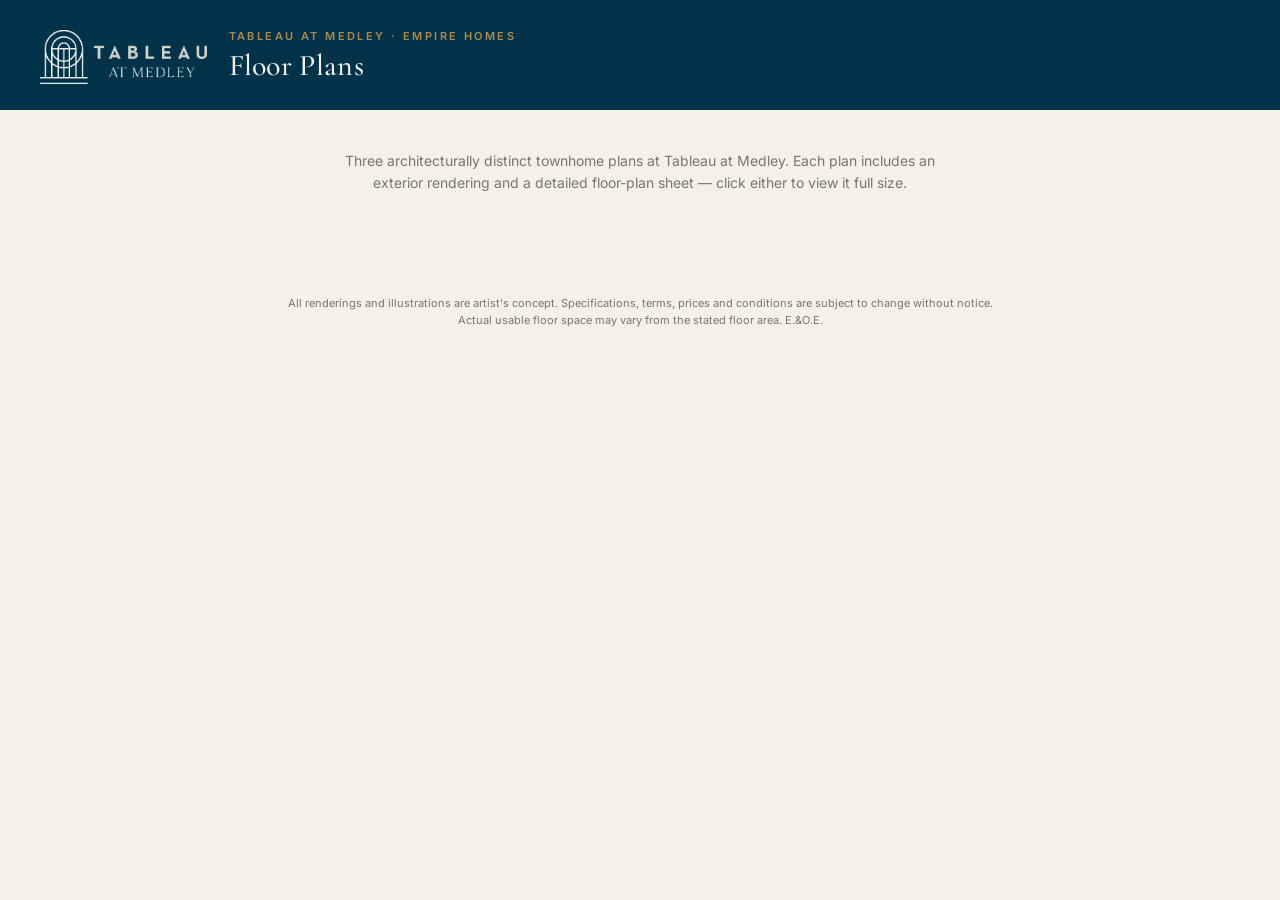
<file: Floor Plans (standalone-src).html>
<!doctype html>
<html lang="en">
<head>
<meta charset="utf-8"/>
<meta name="viewport" content="width=device-width, initial-scale=1"/>
<title>Tableau at Medley · Floor Plans · Empire Homes</title>
<meta name="ext-resource-dependency" content="assets/sheet-raleigh-rendering.jpg" data-resource-id="renRaleigh" />
<meta name="ext-resource-dependency" content="assets/sheet-harleigh-rendering.jpg" data-resource-id="renHarleigh" />
<meta name="ext-resource-dependency" content="assets/sheet-hayden-slab-rendering.jpg" data-resource-id="renHaydenSlab" />
<meta name="ext-resource-dependency" content="assets/floorplan-sheet-raleigh.png" data-resource-id="fpRaleigh" />
<meta name="ext-resource-dependency" content="assets/floorplan-sheet-harleigh.png" data-resource-id="fpHarleigh" />
<meta name="ext-resource-dependency" content="assets/floorplan-sheet-hayden-slab.png" data-resource-id="fpHaydenSlab" />
<link rel="preconnect" href="https://fonts.googleapis.com">
<link rel="preconnect" href="https://fonts.gstatic.com" crossorigin>
<link rel="stylesheet" href="https://fonts.googleapis.com/css2?family=Cormorant+Garamond:wght@400;500;600&family=Inter:wght@400;500;600;700&display=swap">
<style>
  :root {
    --navy: #003349;
    --gold: #B0884B;
    --bg: #F3F1E9;
    --paper: #FFFFFF;
    --ink: #1B1F1A;
    --muted: #7A766A;
    --rule: #E2DCC8;
    --serif: 'Cormorant Garamond', Georgia, serif;
    --sans: 'Inter', ui-sans-serif, system-ui, -apple-system, 'Segoe UI', Helvetica, Arial, sans-serif;
  }
  * { box-sizing: border-box; }
  html, body { margin: 0; }
  body {
    font-family: var(--sans);
    color: var(--ink);
    background: var(--bg);
    -webkit-font-smoothing: antialiased;
  }
  header.fp-head {
    background: var(--navy);
    color: #F3F1E9;
    padding: 30px 40px 26px;
    display: flex;
    align-items: center;
    gap: 22px;
  }
  .fp-head img { height: 54px; width: auto; display: block; }
  .fp-head .titles { line-height: 1.15; }
  .fp-eyebrow {
    font-size: 11px; font-weight: 600; letter-spacing: 0.22em;
    text-transform: uppercase; color: var(--gold); margin-bottom: 6px;
  }
  .fp-head h1 { font-family: var(--serif); font-weight: 500; font-size: 30px; margin: 0; letter-spacing: 0.01em; }
  main {
    max-width: 1180px;
    margin: 0 auto;
    padding: 40px 40px 64px;
  }
  .fp-intro {
    font-size: 14px; color: var(--muted); max-width: 640px;
    margin: 0 auto 38px; text-align: center; line-height: 1.55;
  }
  .fp-grid {
    display: grid;
    grid-template-columns: repeat(3, 1fr);
    gap: 28px;
  }
  @media (max-width: 980px) { .fp-grid { grid-template-columns: 1fr; max-width: 520px; margin: 0 auto; } }
  .fp-card {
    background: var(--paper);
    border: 1px solid var(--rule);
    border-radius: 4px;
    overflow: hidden;
    box-shadow: 0 10px 30px rgba(24,20,12,.07), 0 2px 6px rgba(24,20,12,.04);
    display: flex;
    flex-direction: column;
  }
  .fp-card-head {
    display: flex; align-items: baseline; justify-content: space-between;
    padding: 18px 20px 14px;
    border-bottom: 1px solid var(--rule);
  }
  .fp-card-head h2 {
    font-family: var(--serif); font-weight: 600; font-size: 23px; margin: 0;
    color: var(--navy); letter-spacing: 0.02em; text-transform: uppercase;
  }
  .fp-sqft { font-size: 12px; font-weight: 600; letter-spacing: 0.08em; color: var(--gold); }
  .fp-figure {
    position: relative; margin: 0; cursor: zoom-in; background: #fff;
    border: 0; padding: 0; width: 100%; display: block;
  }
  .fp-figure img { width: 100%; height: auto; display: block; }
  .fp-expand {
    position: absolute; right: 12px; bottom: 12px;
    display: inline-flex; align-items: center; gap: 6px;
    background: rgba(0,51,73,.92); color: #fff;
    font-size: 11px; font-weight: 600; letter-spacing: 0.04em;
    padding: 7px 11px; border-radius: 3px;
    opacity: 0; transition: opacity .15s;
  }
  .fp-figure:hover .fp-expand { opacity: 1; }
  .fp-foot { padding: 14px 20px 18px; display: flex; gap: 10px; }
  .fp-btn {
    flex: 1; text-align: center; text-decoration: none;
    font-size: 12px; font-weight: 600; letter-spacing: 0.04em;
    padding: 10px 12px; border-radius: 3px; cursor: pointer;
    border: 1px solid var(--navy); color: var(--navy); background: #fff;
    transition: background .15s, color .15s;
  }
  .fp-btn:hover { background: var(--navy); color: #fff; }
  .fp-btn.primary { background: var(--navy); color: #fff; }
  .fp-btn.primary:hover { background: var(--gold); border-color: var(--gold); }
  .fp-pages { font-size: 11px; font-weight: 600; letter-spacing: 0.06em; text-transform: uppercase; color: var(--muted); padding: 0 20px 4px; }

  /* Lightbox */
  .lb-backdrop {
    position: fixed; inset: 0; background: rgba(12,18,22,.92);
    display: none; align-items: center; justify-content: center;
    z-index: 100; padding: 24px;
  }
  .lb-backdrop.open { display: flex; }
  .lb-img { max-width: 92vw; max-height: 82vh; box-shadow: 0 20px 60px rgba(0,0,0,.5); background:#fff; }
  .lb-close {
    position: fixed; top: 18px; right: 22px;
    width: 42px; height: 42px; border-radius: 50%;
    background: rgba(255,255,255,.14); border: 1px solid rgba(255,255,255,.3);
    color: #fff; font-size: 22px; line-height: 1; cursor: pointer;
    display: flex; align-items: center; justify-content: center;
  }
  .lb-close:hover { background: rgba(255,255,255,.28); }
  .lb-nav {
    position: fixed; top: 50%; transform: translateY(-50%);
    width: 48px; height: 48px; border-radius: 50%;
    background: rgba(255,255,255,.14); border: 1px solid rgba(255,255,255,.3);
    color: #fff; font-size: 24px; cursor: pointer;
    display: flex; align-items: center; justify-content: center;
  }
  .lb-nav:hover { background: rgba(255,255,255,.28); }
  .lb-prev { left: 20px; } .lb-next { right: 20px; }
  .lb-cap {
    position: fixed; top: 20px; left: 50%; transform: translateX(-50%);
    display: flex; align-items: center; gap: 18px;
    color: #fff; font-size: 13px; font-weight: 600; letter-spacing: 0.06em;
  }
  .lb-cap .gold { color: var(--gold); }
  .lb-cap a {
    color: #fff; text-decoration: none; font-size: 11px; letter-spacing: 0.04em;
    border: 1px solid rgba(255,255,255,.4); border-radius: 3px; padding: 6px 12px;
    transition: background .15s;
  }
  .lb-cap a:hover { background: rgba(255,255,255,.18); }
  footer.fp-foot-note {
    text-align: center; color: var(--muted); font-size: 11px;
    padding: 0 40px 48px; max-width: 820px; margin: 0 auto; line-height: 1.5;
  }
</style>
</head>
<body>
  <header class="fp-head">
    <img src="assets/tableau-logo.png" alt="Tableau at Medley"/>
    <div class="titles">
      <div class="fp-eyebrow">Tableau at Medley · Empire Homes</div>
      <h1>Floor Plans</h1>
    </div>
  </header>

  <main>
    <p class="fp-intro">Three architecturally distinct townhome plans at Tableau at Medley. Each plan includes an exterior rendering and a detailed floor-plan sheet — click either to view it full size.</p>
    <div class="fp-grid" id="fp-grid"></div>
  </main>

  <footer class="fp-foot-note">
    All renderings and illustrations are artist's concept. Specifications, terms, prices and conditions are subject to change without notice. Actual usable floor space may vary from the stated floor area. E.&amp;O.E.
  </footer>

  <div class="lb-backdrop" id="lb">
    <div class="lb-cap"><span id="lb-cap-text"></span><a id="lb-download" download>Download</a></div>
    <button class="lb-close" id="lb-close" aria-label="Close">&times;</button>
    <button class="lb-nav lb-prev" id="lb-prev" aria-label="Previous">&#8249;</button>
    <img class="lb-img" id="lb-img" alt="Floor plan"/>
    <button class="lb-nav lb-next" id="lb-next" aria-label="Next">&#8250;</button>
  </div>

  <script>
    var PLANS = [
      { name: 'Raleigh',     sqft: '1,939 SQ. FT.', rendering: window.__resources.renRaleigh,     floorplan: window.__resources.fpRaleigh },
      { name: 'Harleigh',    sqft: '2,722 SQ. FT.', rendering: window.__resources.renHarleigh,    floorplan: window.__resources.fpHarleigh },
      { name: 'Hayden Slab', sqft: '2,794 SQ. FT.', rendering: window.__resources.renHaydenSlab, floorplan: window.__resources.fpHaydenSlab }
    ];

    // Flat list of every sheet for lightbox navigation (rendering, then floor plan, per plan)
    var SHEETS = [];
    PLANS.forEach(function (p) {
      SHEETS.push({ plan: p.name, label: 'Rendering', src: p.rendering });
      SHEETS.push({ plan: p.name, label: 'Floor Plan', src: p.floorplan });
    });

    var grid = document.getElementById('fp-grid');
    PLANS.forEach(function (p, i) {
      var renderingIdx = i * 2;
      var floorplanIdx = i * 2 + 1;
      var card = document.createElement('div');
      card.className = 'fp-card';
      card.innerHTML =
        '<div class="fp-card-head"><h2>' + p.name + '</h2><span class="fp-sqft">' + p.sqft + '</span></div>' +
        '<button class="fp-figure" data-i="' + renderingIdx + '"><img src="' + p.rendering + '" alt="' + p.name + ' exterior rendering" loading="lazy"/>' +
        '<span class="fp-expand">&#8599; View full size</span></button>' +
        '<div class="fp-pages">2 pages · Rendering &amp; Floor Plan</div>' +
        '<div class="fp-foot">' +
        '<button class="fp-btn primary" data-i="' + renderingIdx + '">Rendering</button>' +
        '<button class="fp-btn" data-i="' + floorplanIdx + '">Floor Plan</button>' +
        '</div>';
      grid.appendChild(card);
    });

    var lb = document.getElementById('lb');
    var lbImg = document.getElementById('lb-img');
    var lbCap = document.getElementById('lb-cap-text');
    var lbDownload = document.getElementById('lb-download');
    var cur = 0;
    function open(i) {
      cur = i;
      var s = SHEETS[i];
      lbImg.src = s.src; lbImg.alt = s.plan + ' ' + s.label;
      lbCap.innerHTML = s.plan + ' <span class="gold">&middot; ' + s.label + '</span>';
      lbDownload.href = s.src;
      lb.classList.add('open'); document.body.style.overflow = 'hidden';
    }
    function close() { lb.classList.remove('open'); document.body.style.overflow = ''; }
    function step(d) { cur = (cur + d + SHEETS.length) % SHEETS.length; open(cur); }

    grid.addEventListener('click', function (e) {
      var t = e.target.closest('[data-i]');
      if (t) { e.preventDefault(); open(+t.getAttribute('data-i')); }
    });
    document.getElementById('lb-close').addEventListener('click', close);
    document.getElementById('lb-prev').addEventListener('click', function () { step(-1); });
    document.getElementById('lb-next').addEventListener('click', function () { step(1); });
    lb.addEventListener('click', function (e) { if (e.target === lb) close(); });
    window.addEventListener('keydown', function (e) {
      if (!lb.classList.contains('open')) return;
      if (e.key === 'Escape') close();
      else if (e.key === 'ArrowLeft') step(-1);
      else if (e.key === 'ArrowRight') step(1);
    });
  </script>

  <template id="__bundler_thumbnail" data-bg-color="#003349">
    <svg viewBox="0 0 1200 800" xmlns="http://www.w3.org/2000/svg">
      <rect width="1200" height="800" fill="#003349"/>
      <g transform="translate(470,250)" fill="none" stroke="#B0884B" stroke-width="10">
        <rect x="0" y="40" width="110" height="220" rx="4"/>
        <rect x="150" y="80" width="110" height="180" rx="4"/>
        <path d="M0 40 L55 0 L110 40" stroke-linejoin="round"/>
        <path d="M150 80 L205 40 L260 80" stroke-linejoin="round"/>
      </g>
      <text x="600" y="600" text-anchor="middle" font-family="Georgia, serif" font-size="52" fill="#F3F1E9">Floor Plans</text>
      <text x="600" y="650" text-anchor="middle" font-family="Arial, sans-serif" font-size="22" letter-spacing="6" fill="#B0884B">TABLEAU AT MEDLEY</text>
    </svg>
  </template>
</body>
</html>
</file>
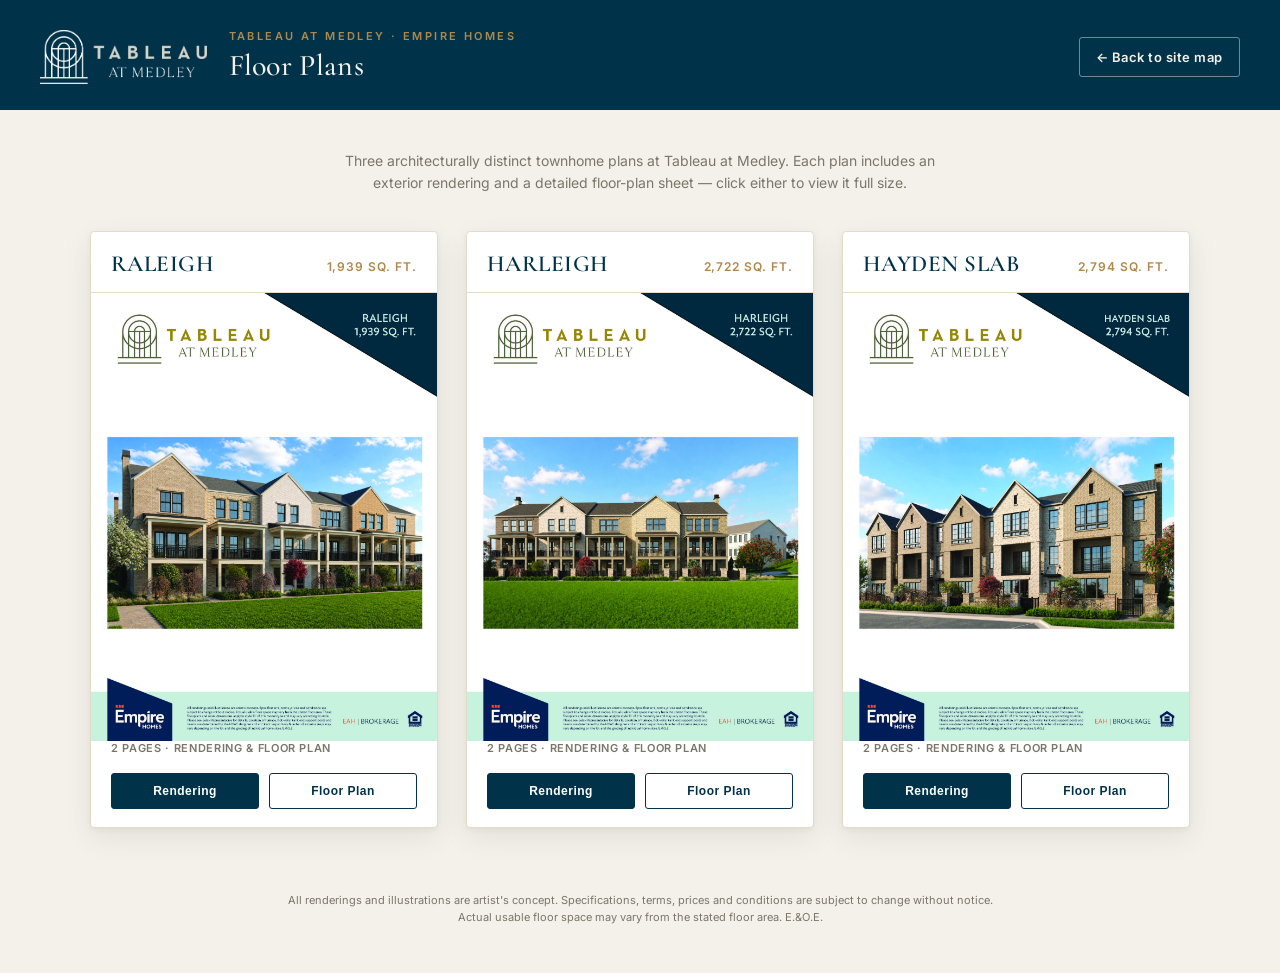
<file: Floor Plans.html>
<!doctype html>
<html lang="en">
<head>
<meta charset="utf-8"/>
<meta name="viewport" content="width=device-width, initial-scale=1"/>
<title>Tableau at Medley · Floor Plans · Empire Homes</title>
<link rel="preconnect" href="https://fonts.googleapis.com">
<link rel="preconnect" href="https://fonts.gstatic.com" crossorigin>
<link rel="stylesheet" href="https://fonts.googleapis.com/css2?family=Cormorant+Garamond:wght@400;500;600&family=Inter:wght@400;500;600;700&display=swap">
<style>
  :root {
    --navy: #003349;
    --gold: #B0884B;
    --bg: #F3F1E9;
    --paper: #FFFFFF;
    --ink: #1B1F1A;
    --muted: #7A766A;
    --rule: #E2DCC8;
    --serif: 'Cormorant Garamond', Georgia, serif;
    --sans: 'Inter', ui-sans-serif, system-ui, -apple-system, 'Segoe UI', Helvetica, Arial, sans-serif;
  }
  * { box-sizing: border-box; }
  html, body { margin: 0; }
  body {
    font-family: var(--sans);
    color: var(--ink);
    background: var(--bg);
    -webkit-font-smoothing: antialiased;
  }
  header.fp-head {
    background: var(--navy);
    color: #F3F1E9;
    padding: 30px 40px 26px;
    display: flex;
    align-items: center;
    gap: 22px;
  }
  .fp-head img { height: 54px; width: auto; display: block; }
  .fp-back {
    margin-left: auto; flex: 0 0 auto;
    color: #F3F1E9; text-decoration: none;
    font-size: 13px; font-weight: 600; letter-spacing: 0.04em;
    border: 1px solid rgba(243,241,233,.45); border-radius: 3px;
    padding: 11px 16px; transition: background .15s;
  }
  .fp-back:hover { background: rgba(243,241,233,.16); }
  @media (max-width: 640px) {
    header.fp-head { flex-wrap: wrap; padding: 20px 20px 18px; gap: 14px 18px; }
    .fp-back { margin-left: 0; width: 100%; text-align: center; }
  }
  .fp-head .titles { line-height: 1.15; }
  .fp-eyebrow {
    font-size: 11px; font-weight: 600; letter-spacing: 0.22em;
    text-transform: uppercase; color: var(--gold); margin-bottom: 6px;
  }
  .fp-head h1 { font-family: var(--serif); font-weight: 500; font-size: 30px; margin: 0; letter-spacing: 0.01em; }
  main {
    max-width: 1180px;
    margin: 0 auto;
    padding: 40px 40px 64px;
  }
  .fp-intro {
    font-size: 14px; color: var(--muted); max-width: 640px;
    margin: 0 auto 38px; text-align: center; line-height: 1.55;
  }
  .fp-grid {
    display: grid;
    grid-template-columns: repeat(3, 1fr);
    gap: 28px;
  }
  @media (max-width: 980px) { .fp-grid { grid-template-columns: 1fr; max-width: 520px; margin: 0 auto; } }
  .fp-card {
    background: var(--paper);
    border: 1px solid var(--rule);
    border-radius: 4px;
    overflow: hidden;
    box-shadow: 0 10px 30px rgba(24,20,12,.07), 0 2px 6px rgba(24,20,12,.04);
    display: flex;
    flex-direction: column;
  }
  .fp-card-head {
    display: flex; align-items: baseline; justify-content: space-between;
    padding: 18px 20px 14px;
    border-bottom: 1px solid var(--rule);
  }
  .fp-card-head h2 {
    font-family: var(--serif); font-weight: 600; font-size: 23px; margin: 0;
    color: var(--navy); letter-spacing: 0.02em; text-transform: uppercase;
  }
  .fp-sqft { font-size: 12px; font-weight: 600; letter-spacing: 0.08em; color: var(--gold); }
  .fp-figure {
    position: relative; margin: 0; cursor: zoom-in; background: #fff;
    border: 0; padding: 0; width: 100%; display: block;
  }
  .fp-figure img { width: 100%; height: auto; display: block; }
  .fp-expand {
    position: absolute; right: 12px; bottom: 12px;
    display: inline-flex; align-items: center; gap: 6px;
    background: rgba(0,51,73,.92); color: #fff;
    font-size: 11px; font-weight: 600; letter-spacing: 0.04em;
    padding: 7px 11px; border-radius: 3px;
    opacity: 0; transition: opacity .15s;
  }
  .fp-figure:hover .fp-expand { opacity: 1; }
  .fp-foot { padding: 14px 20px 18px; display: flex; gap: 10px; }
  .fp-btn {
    flex: 1; text-align: center; text-decoration: none;
    font-size: 12px; font-weight: 600; letter-spacing: 0.04em;
    padding: 10px 12px; border-radius: 3px; cursor: pointer;
    border: 1px solid var(--navy); color: var(--navy); background: #fff;
    transition: background .15s, color .15s;
  }
  .fp-btn:hover { background: var(--navy); color: #fff; }
  .fp-btn.primary { background: var(--navy); color: #fff; }
  .fp-btn.primary:hover { background: var(--gold); border-color: var(--gold); }
  .fp-pages { font-size: 11px; font-weight: 600; letter-spacing: 0.06em; text-transform: uppercase; color: var(--muted); padding: 0 20px 4px; }

  /* Lightbox */
  .lb-backdrop {
    position: fixed; inset: 0; background: rgba(12,18,22,.92);
    display: none; align-items: center; justify-content: center;
    z-index: 100; padding: 24px;
  }
  .lb-backdrop.open { display: flex; }
  .lb-img { max-width: 92vw; max-height: 82vh; box-shadow: 0 20px 60px rgba(0,0,0,.5); background:#fff; }
  .lb-close {
    position: fixed; top: 18px; right: 22px;
    width: 42px; height: 42px; border-radius: 50%;
    background: rgba(255,255,255,.14); border: 1px solid rgba(255,255,255,.3);
    color: #fff; font-size: 22px; line-height: 1; cursor: pointer;
    display: flex; align-items: center; justify-content: center;
  }
  .lb-close:hover { background: rgba(255,255,255,.28); }
  .lb-nav {
    position: fixed; top: 50%; transform: translateY(-50%);
    width: 48px; height: 48px; border-radius: 50%;
    background: rgba(255,255,255,.14); border: 1px solid rgba(255,255,255,.3);
    color: #fff; font-size: 24px; cursor: pointer;
    display: flex; align-items: center; justify-content: center;
  }
  .lb-nav:hover { background: rgba(255,255,255,.28); }
  .lb-prev { left: 20px; } .lb-next { right: 20px; }
  .lb-cap {
    position: fixed; top: 20px; left: 50%; transform: translateX(-50%);
    display: flex; align-items: center; gap: 18px;
    color: #fff; font-size: 13px; font-weight: 600; letter-spacing: 0.06em;
  }
  .lb-cap .gold { color: var(--gold); }
  .lb-cap a {
    color: #fff; text-decoration: none; font-size: 11px; letter-spacing: 0.04em;
    border: 1px solid rgba(255,255,255,.4); border-radius: 3px; padding: 6px 12px;
    transition: background .15s;
  }
  .lb-cap a:hover { background: rgba(255,255,255,.18); }
  footer.fp-foot-note {
    text-align: center; color: var(--muted); font-size: 11px;
    padding: 0 40px 48px; max-width: 820px; margin: 0 auto; line-height: 1.5;
  }
</style>
</head>
<body>
  <header class="fp-head">
    <a href="./" aria-label="Back to the site map"><img src="assets/tableau-logo.png" alt="Tableau at Medley"/></a>
    <div class="titles">
      <div class="fp-eyebrow">Tableau at Medley · Empire Homes</div>
      <h1>Floor Plans</h1>
    </div>
    <a class="fp-back" href="./">&larr; Back to site map</a>
  </header>

  <main>
    <p class="fp-intro">Three architecturally distinct townhome plans at Tableau at Medley. Each plan includes an exterior rendering and a detailed floor-plan sheet — click either to view it full size.</p>
    <div class="fp-grid" id="fp-grid"></div>
  </main>

  <footer class="fp-foot-note">
    All renderings and illustrations are artist's concept. Specifications, terms, prices and conditions are subject to change without notice. Actual usable floor space may vary from the stated floor area. E.&amp;O.E.
  </footer>

  <div class="lb-backdrop" id="lb">
    <div class="lb-cap"><span id="lb-cap-text"></span><a id="lb-download" download>Download</a></div>
    <button class="lb-close" id="lb-close" aria-label="Close">&times;</button>
    <button class="lb-nav lb-prev" id="lb-prev" aria-label="Previous">&#8249;</button>
    <img class="lb-img" id="lb-img" alt="Floor plan"/>
    <button class="lb-nav lb-next" id="lb-next" aria-label="Next">&#8250;</button>
  </div>

  <script>
    var PLANS = [
      { name: 'Raleigh',     sqft: '1,939 SQ. FT.', rendering: 'assets/sheet-raleigh-rendering.jpg',     floorplan: 'assets/floorplan-sheet-raleigh.png' },
      { name: 'Harleigh',    sqft: '2,722 SQ. FT.', rendering: 'assets/sheet-harleigh-rendering.jpg',    floorplan: 'assets/floorplan-sheet-harleigh.png' },
      { name: 'Hayden Slab', sqft: '2,794 SQ. FT.', rendering: 'assets/sheet-hayden-slab-rendering.jpg', floorplan: 'assets/floorplan-sheet-hayden-slab.png' }
    ];

    // Flat list of every sheet for lightbox navigation (rendering, then floor plan, per plan)
    var SHEETS = [];
    PLANS.forEach(function (p) {
      SHEETS.push({ plan: p.name, label: 'Rendering', src: p.rendering });
      SHEETS.push({ plan: p.name, label: 'Floor Plan', src: p.floorplan });
    });

    var grid = document.getElementById('fp-grid');
    PLANS.forEach(function (p, i) {
      var renderingIdx = i * 2;
      var floorplanIdx = i * 2 + 1;
      var card = document.createElement('div');
      card.className = 'fp-card';
      card.innerHTML =
        '<div class="fp-card-head"><h2>' + p.name + '</h2><span class="fp-sqft">' + p.sqft + '</span></div>' +
        '<button class="fp-figure" data-i="' + renderingIdx + '"><img src="' + p.rendering + '" alt="' + p.name + ' exterior rendering" loading="lazy"/>' +
        '<span class="fp-expand">&#8599; View full size</span></button>' +
        '<div class="fp-pages">2 pages · Rendering &amp; Floor Plan</div>' +
        '<div class="fp-foot">' +
        '<button class="fp-btn primary" data-i="' + renderingIdx + '">Rendering</button>' +
        '<button class="fp-btn" data-i="' + floorplanIdx + '">Floor Plan</button>' +
        '</div>';
      grid.appendChild(card);
    });

    var lb = document.getElementById('lb');
    var lbImg = document.getElementById('lb-img');
    var lbCap = document.getElementById('lb-cap-text');
    var lbDownload = document.getElementById('lb-download');
    var cur = 0;
    function open(i) {
      cur = i;
      var s = SHEETS[i];
      lbImg.src = s.src; lbImg.alt = s.plan + ' ' + s.label;
      lbCap.innerHTML = s.plan + ' <span class="gold">&middot; ' + s.label + '</span>';
      lbDownload.href = s.src;
      lb.classList.add('open'); document.body.style.overflow = 'hidden';
    }
    function close() { lb.classList.remove('open'); document.body.style.overflow = ''; }
    function step(d) { cur = (cur + d + SHEETS.length) % SHEETS.length; open(cur); }

    grid.addEventListener('click', function (e) {
      var t = e.target.closest('[data-i]');
      if (t) { e.preventDefault(); open(+t.getAttribute('data-i')); }
    });
    document.getElementById('lb-close').addEventListener('click', close);
    document.getElementById('lb-prev').addEventListener('click', function () { step(-1); });
    document.getElementById('lb-next').addEventListener('click', function () { step(1); });
    lb.addEventListener('click', function (e) { if (e.target === lb) close(); });
    window.addEventListener('keydown', function (e) {
      if (!lb.classList.contains('open')) return;
      if (e.key === 'Escape') close();
      else if (e.key === 'ArrowLeft') step(-1);
      else if (e.key === 'ArrowRight') step(1);
    });
  </script>
</body>
</html>
</file>
